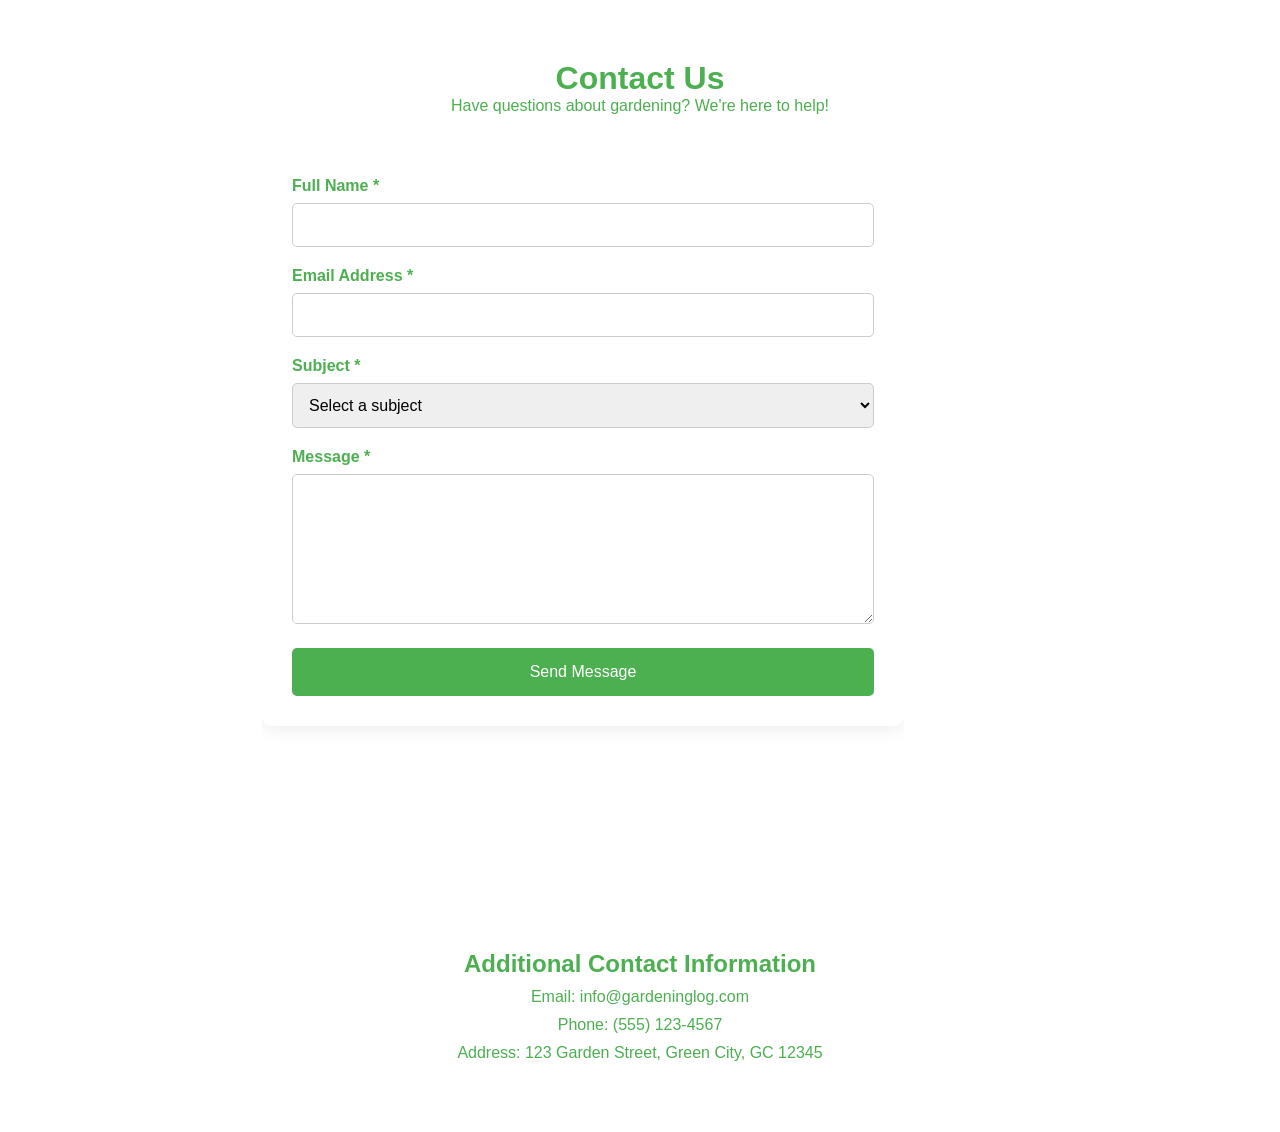
<file: contact.html>
<!DOCTYPE html>
<html lang="en">
<head>
    <meta charset="UTF-8">
    <meta name="viewport" content="width=device-width, initial-scale=1.0">
    <title>Contact Us - Gardening Log</title>
    <link rel="stylesheet" href="contact.css">
   
</head>
<body>
    <div class="container">
        <div class="contact-header">
            <h1>Contact Us</h1>
            <p>Have questions about gardening? We're here to help!</p>
        </div>
<div class="section-box">
        <form class="contact-form" action="/submit-contact" method="POST">
            <div class="form-group">
                <label for="name">Full Name *</label>
                <input type="text" id="name" name="name" required>
            </div>

            <div class="form-group">
                <label for="email">Email Address *</label>
                <input type="email" id="email" name="email" required>
            </div>

            <div class="form-group">
                <label for="subject">Subject *</label>
                <select id="subject" name="subject" required>
                    <option value="">Select a subject</option>
                    <option value="general">General Inquiry</option>
                    <option value="support">Technical Support</option>
                    <option value="feedback">Feedback</option>
                    <option value="other">Other</option>
                </select>
            </div>

            <div class="form-group">
                <label for="message">Message *</label>
                <textarea id="message" name="message" required></textarea>
            </div>

            <button type="submit" class="submit-btn">Send Message</button>
        </form>
        </div>

        <div class="contact-info">
            <h2>Additional Contact Information</h2>
            <p>Email: info@gardeninglog.com</p>
            <p>Phone: (555) 123-4567</p>
            <p>Address: 123 Garden Street, Green City, GC 12345</p>
        </div>
    </div>
</body>
</html>
</file>
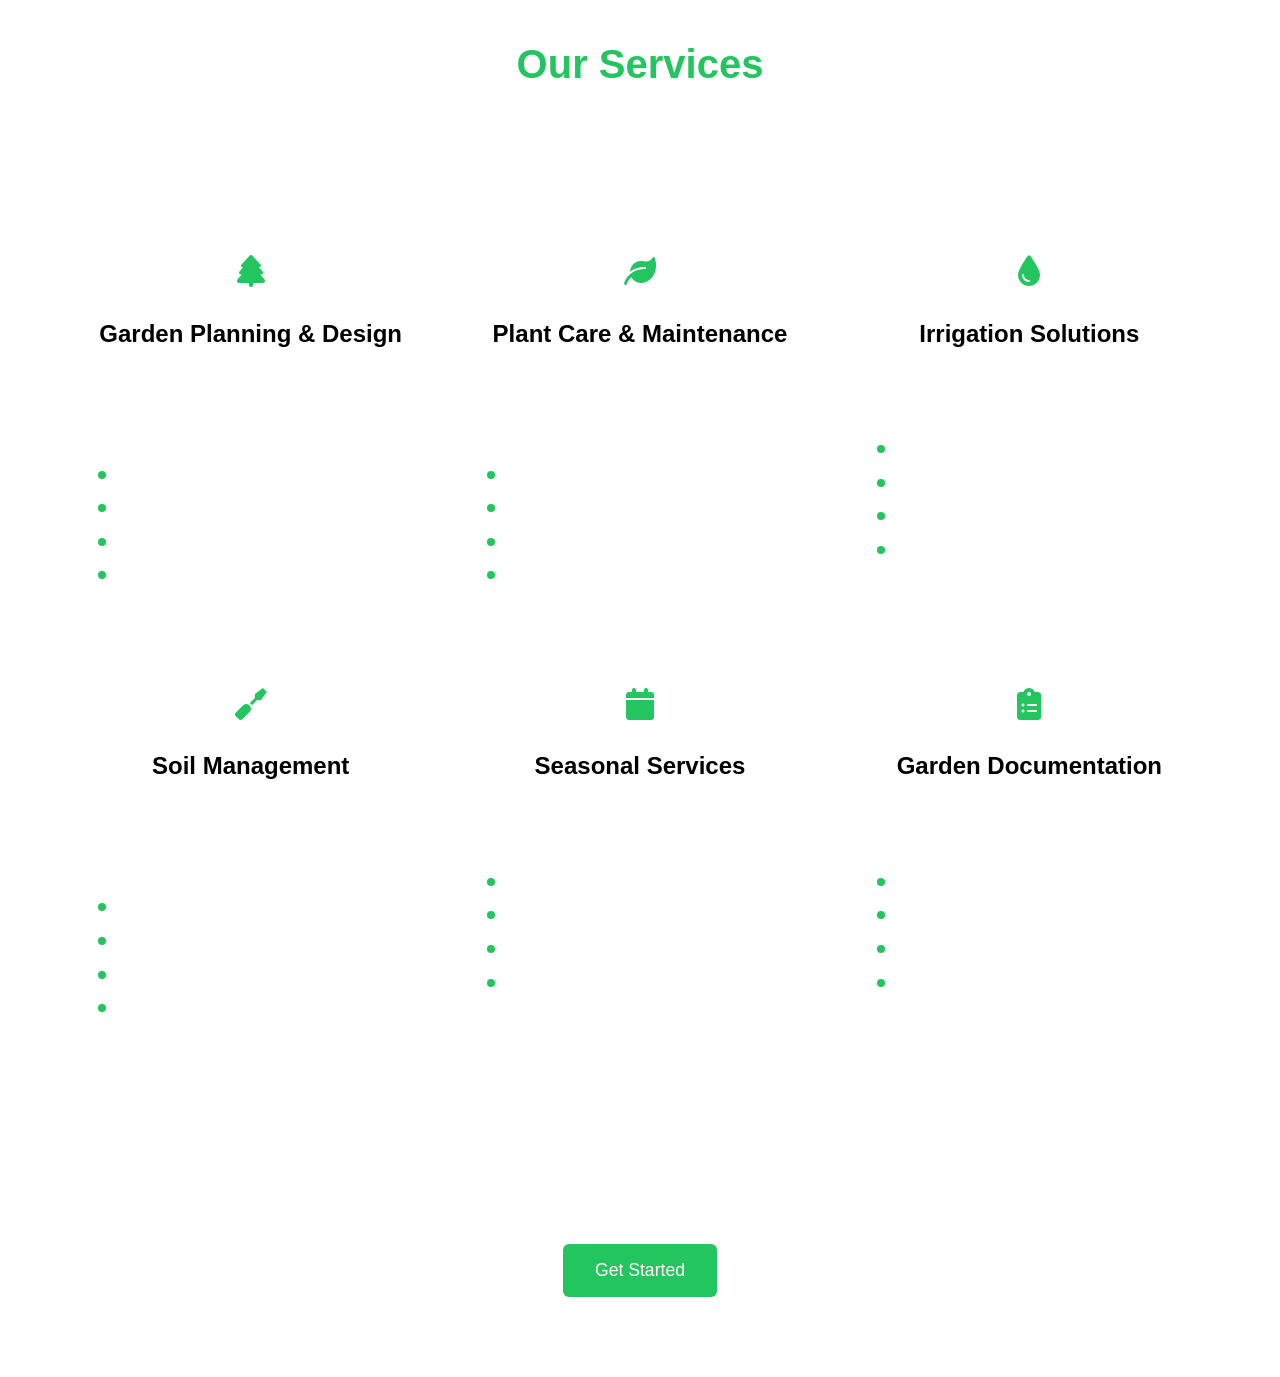
<file: ser.html>
<!-- index.html -->
<!DOCTYPE html>
<html lang="en">
<head>
    <meta charset="UTF-8">
    <meta name="viewport" content="width=device-width, initial-scale=1.0">
    <title>Gardening Services</title>
    <link rel="stylesheet" href="ser.css">
    <link rel="stylesheet" href="https://cdnjs.cloudflare.com/ajax/libs/font-awesome/6.0.0/css/all.min.css">
</head>
<body>
    <div class="container">
        <header class="header">
            <h1>Our Services</h1>
            <p class="subtitle">Professional gardening services to help your garden thrive throughout the year.</p>
        </header>

        <div class="services-grid" id="servicesContainer">
          
        </div>

        <div class="cta-section">
            <h2>Ready to Transform Your Garden?</h2>
            <p>Contact us today to discuss how we can help bring your garden vision to life.</p>
            <button class="cta-button" onclick="contactUs()">Get Started</button>
        </div>
    </div>

    <script src="ser.js"></script>
</body>
</html>
</file>
<file: contact.css>
* {
    margin: 0;
    padding: 0;
    box-sizing: border-box;
    font-family: Arial, sans-serif;
}

body {
    background-image: url(https://cdn.pixabay.com/photo/2023/04/25/18/20/butterfly-7950740_640.jpg);
    background-repeat: no-repeat;
    background-position: center;
    background-size: cover;
}

.container {
    max-width: 800px;
    margin: 40px auto;
    padding: 20px;
}

.contact-header {
    text-align: center;
    color: #4CAF50;
    margin-bottom: 30px;
}

.contact-form {

    padding: 30px;
    border-radius: 10px;
    box-shadow: 0 0 20px rgba(0, 0, 0, 0.1);
}

.form-group {
    margin-bottom: 20px;
}
.section-box {
    background-color: rgba(255, 255, 255, 0.15);
    backdrop-filter: blur(8px);
    border: 2px solid rgba(255, 255, 255, 0.2);
    box-shadow: inset 0 0 5px rgba(255, 255, 255, 0.2);
    border-radius: 30px;
    height: 85vh;
    width: 85%;
    overflow: hidden
}

label {
    display: block;
    margin-bottom: 8px;
    color: #4CAF50;
    font-weight: bold;
}

input, textarea, select {
    width: 100%;
    padding: 12px;
    border: 1px solid #ccc;
    border-radius: 5px;
    font-size: 16px;
}

textarea {
    height: 150px;
    resize: vertical;
}

.submit-btn {
    background-color: #4CAF50;
    color: white;
    padding: 15px 30px;
    border: none;
    border-radius: 5px;
    cursor: pointer;
    font-size: 16px;
    width: 100%;
    transition: background-color 0.3s;
}

.submit-btn:hover {
    background-color: #45a049;
}

.contact-info {
    margin-top: 40px;
    text-align: center;
    color: #4CAF50;
}

.contact-info p {
    margin: 10px 0;
}

@media (max-width: 600px) {
    .container {
        padding: 10px;
        margin: 20px auto;
    }
    
    .contact-form {
        padding: 20px;
    }
}
</file>
<file: ser.css>
* {
    margin: 0;
    padding: 0;
    box-sizing: border-box;
}

body {
    font-family: Arial, sans-serif;
    background-image: url(https://cdn.pixabay.com/photo/2023/04/25/18/20/butterfly-7950740_640.jpg);
    background-position: center;
  background-size: cover;
  background-repeat: no-repeat;
    color: white;
    line-height: 1.6;

}

.container {
    max-width: 1200px;
    margin: 0 auto;
    padding: 2rem;
}

.header {
    text-align: center;
    margin-bottom: 3rem;
}

.header h1 {
    font-size: 2.5rem;
    color: #22c55e;
    margin-bottom: 1rem;
}

.subtitle {
    font-size: 1.2rem;
    color: white;
    max-width: 600px;
    margin: 0 auto;
}

.services-grid {
    display: grid;
    grid-template-columns: repeat(auto-fit, minmax(300px, 1fr));
    gap: 2rem;
    margin-bottom: 3rem;
}

.service-card {
    background-color: rgba(255, 255, 255, 0.15);
    backdrop-filter: blur(8px);
    border: 2px solid rgba(255, 255, 255, 0.2);
    box-shadow: inset 0 0 5px rgba(255, 255, 255, 0.2);
    border-radius: 8px;
    padding: 1.5rem;
    transition: transform 0.3s ease, box-shadow 0.3s ease;
}

.service-card:hover {
    transform: translateY(-5px);
    box-shadow: 0 4px 8px rgba(0, 0, 0, 0.2);
}

.service-icon {
    font-size: 2rem;
    color: #22c55e;
    margin-bottom: 1rem;
    text-align: center;
}

.service-title {
    font-size: 1.5rem;
    color: black;
    margin-bottom: 1rem;
    text-align: center;
}

.service-description {
    color:white;
    margin-bottom: 1rem;
}

.features-list {
    list-style: none;
}

.features-list li {
    display: flex;
    align-items: center;
    margin-bottom: 0.5rem;
}

.features-list li::before {
    content: "";
    display: inline-block;
    width: 8px;
    height: 8px;
    background-color: #22c55e;
    border-radius: 50%;
    margin-right: 0.5rem;
}

.cta-section {
    text-align: center;
    padding: 3rem 0;
}

.cta-section h2 {
    font-size: 2rem;
    color: white;
    margin-bottom: 1rem;
}

.cta-button {
    background-color: #22c55e;
    color: white;
    border: none;
    padding: 1rem 2rem;
    font-size: 1.1rem;
    border-radius: 6px;
    cursor: pointer;
    transition: background-color 0.3s ease;
}

.cta-button:hover {
    background-color: #16a34a;
}

@media (max-width: 768px) {
    .services-grid {
        grid-template-columns: 1fr;
    }

    .header h1 {
        font-size: 2rem;
    }
}
</file>
